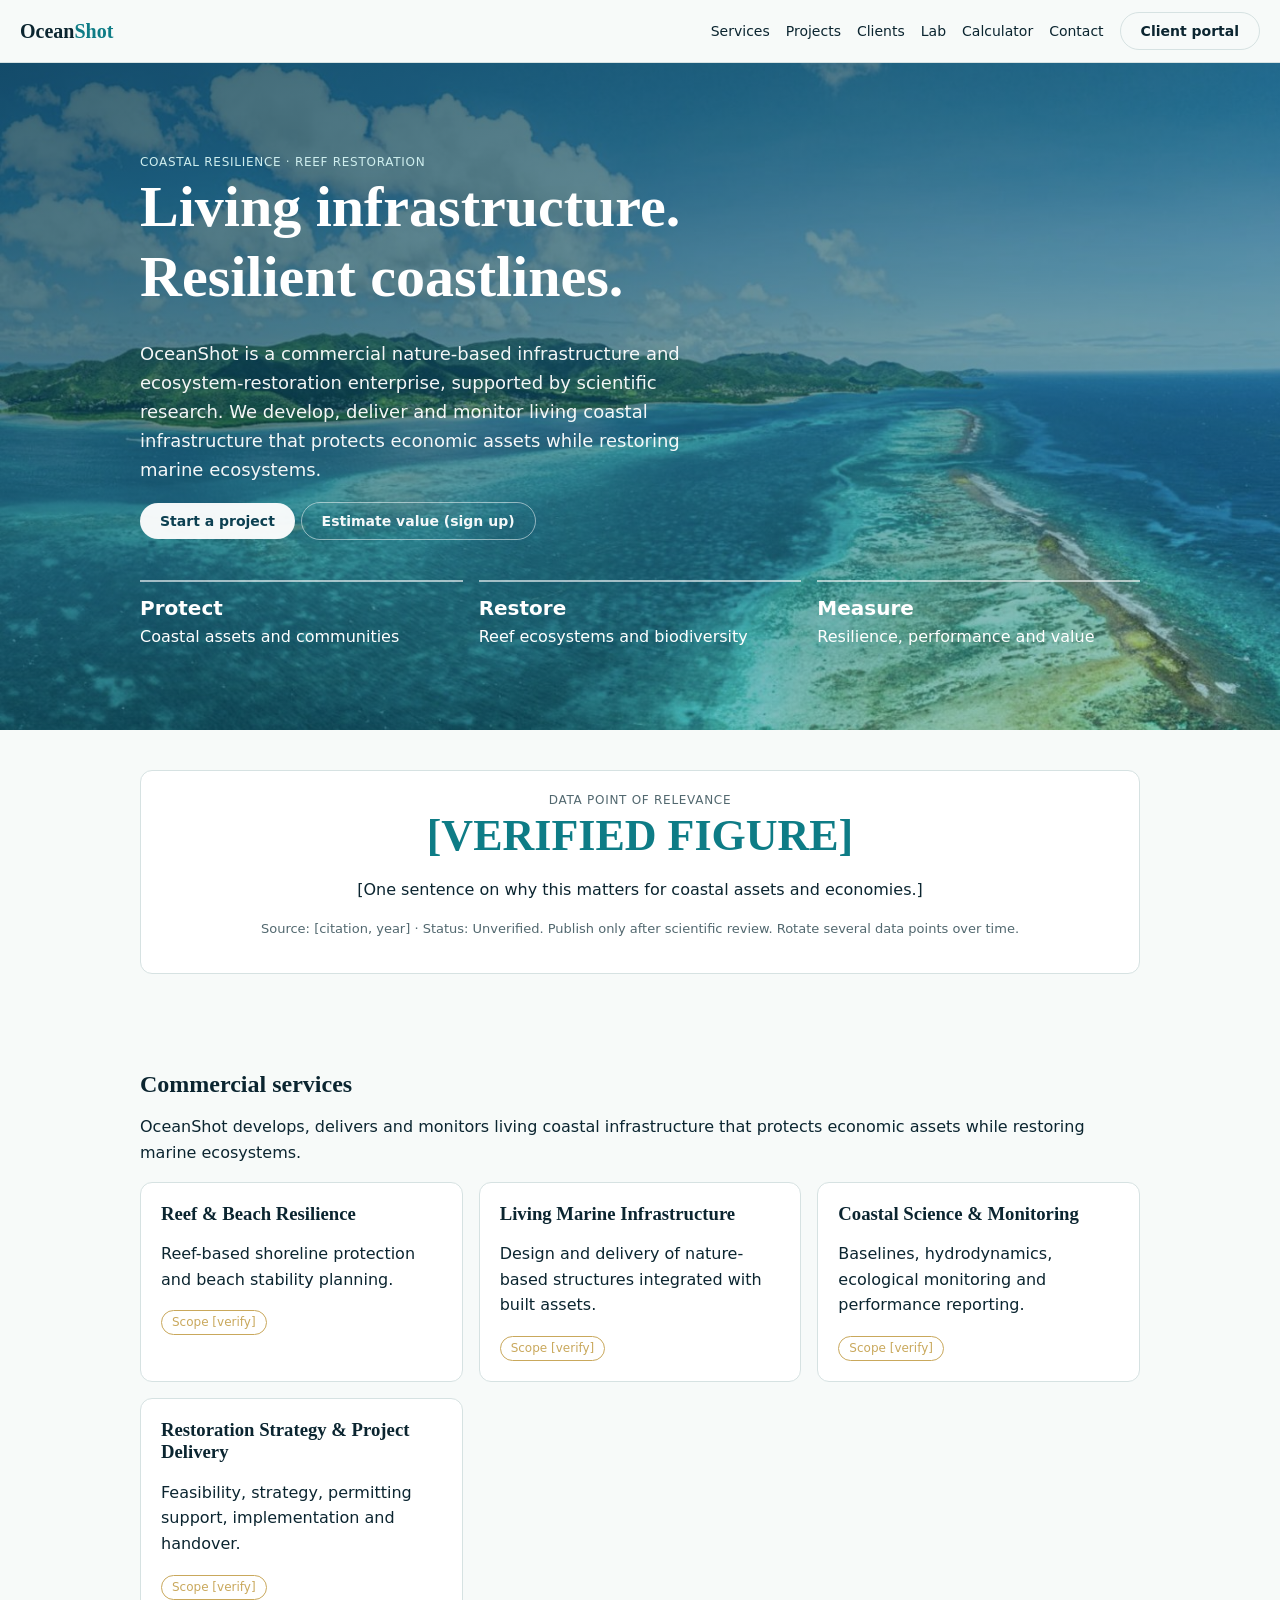
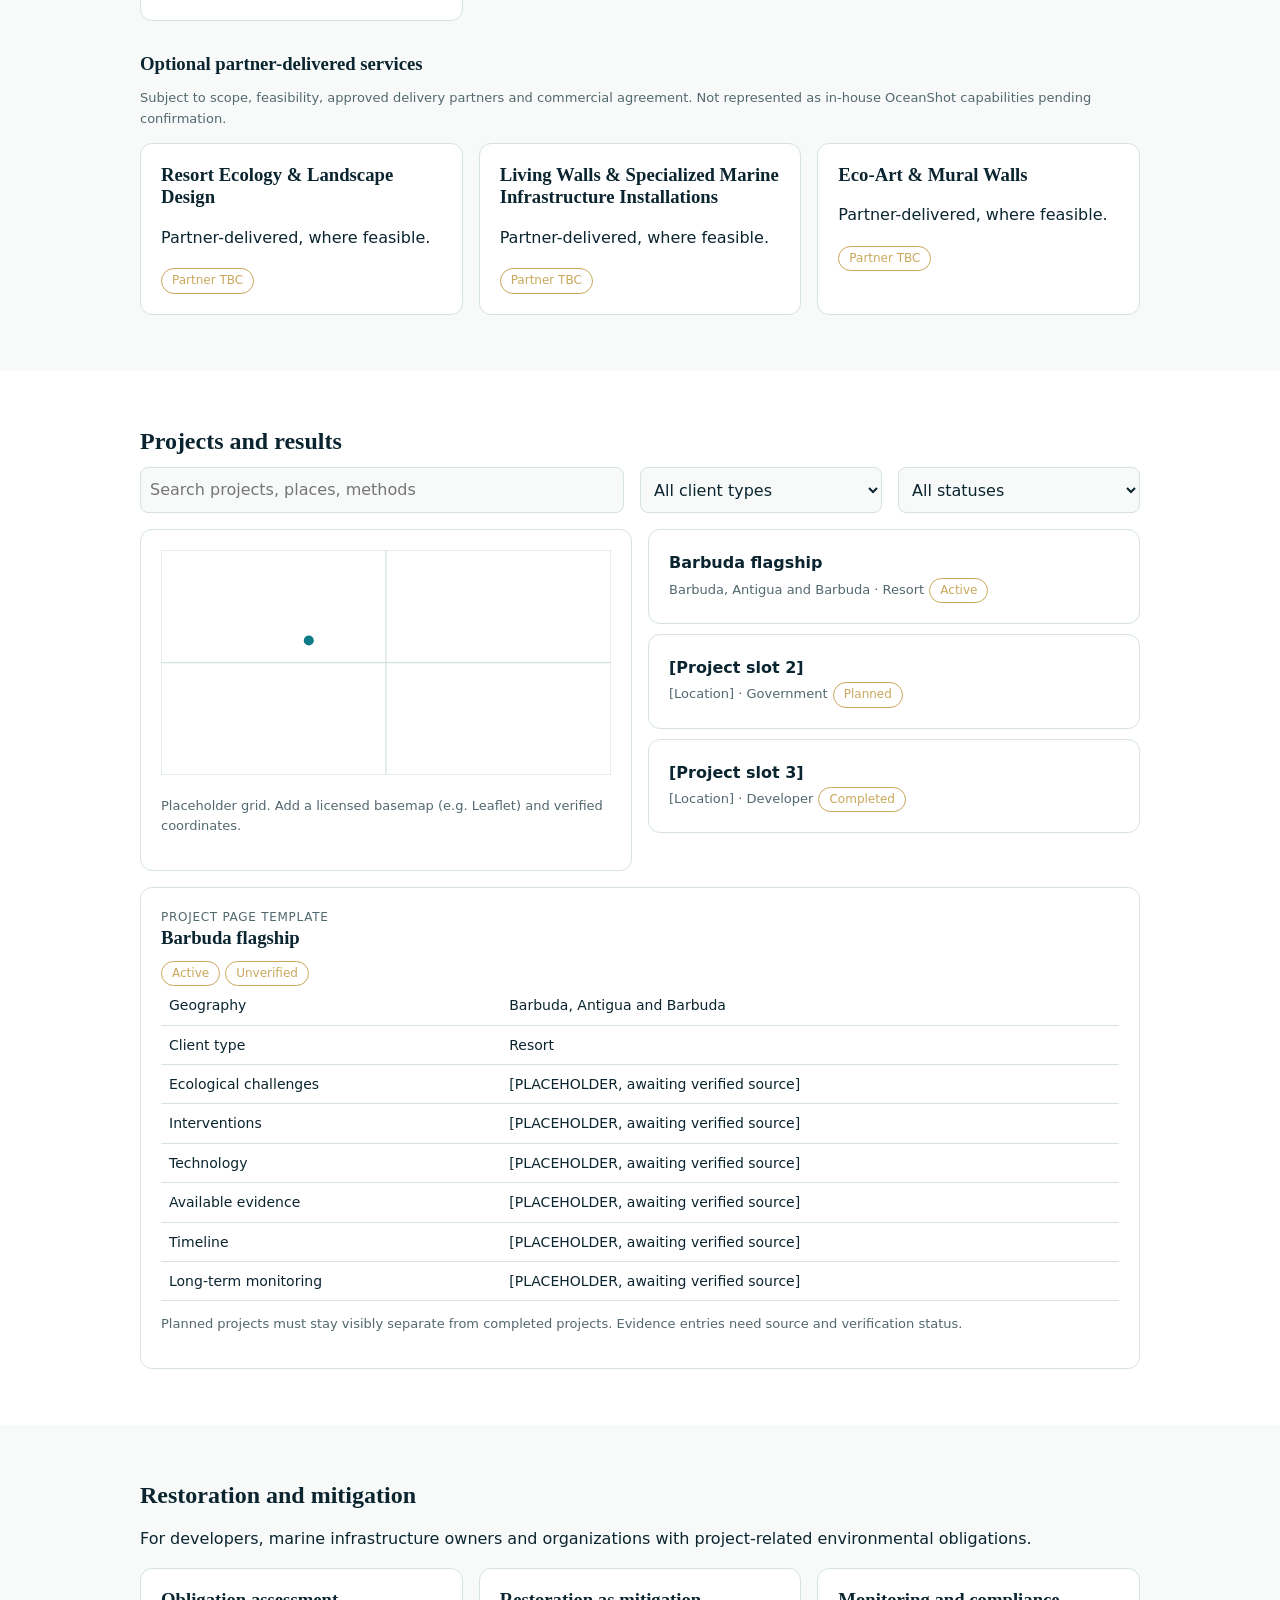
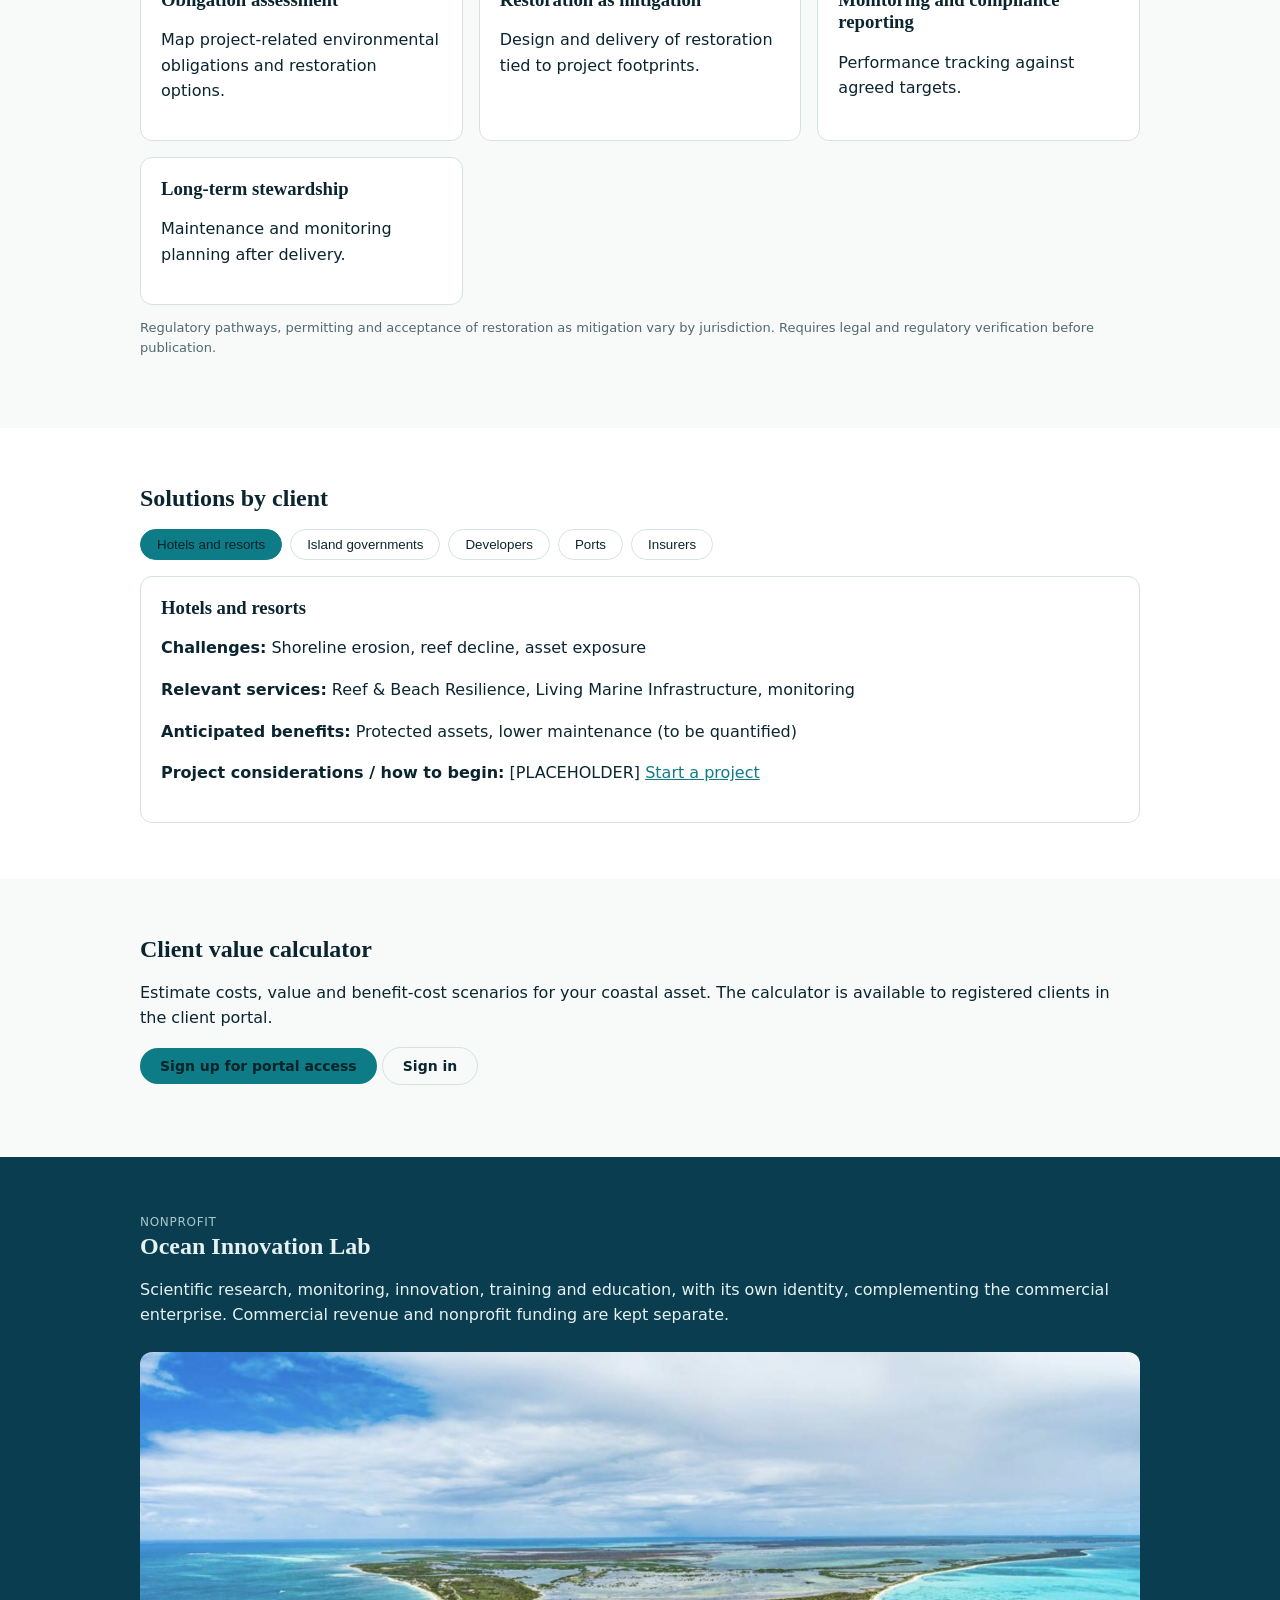
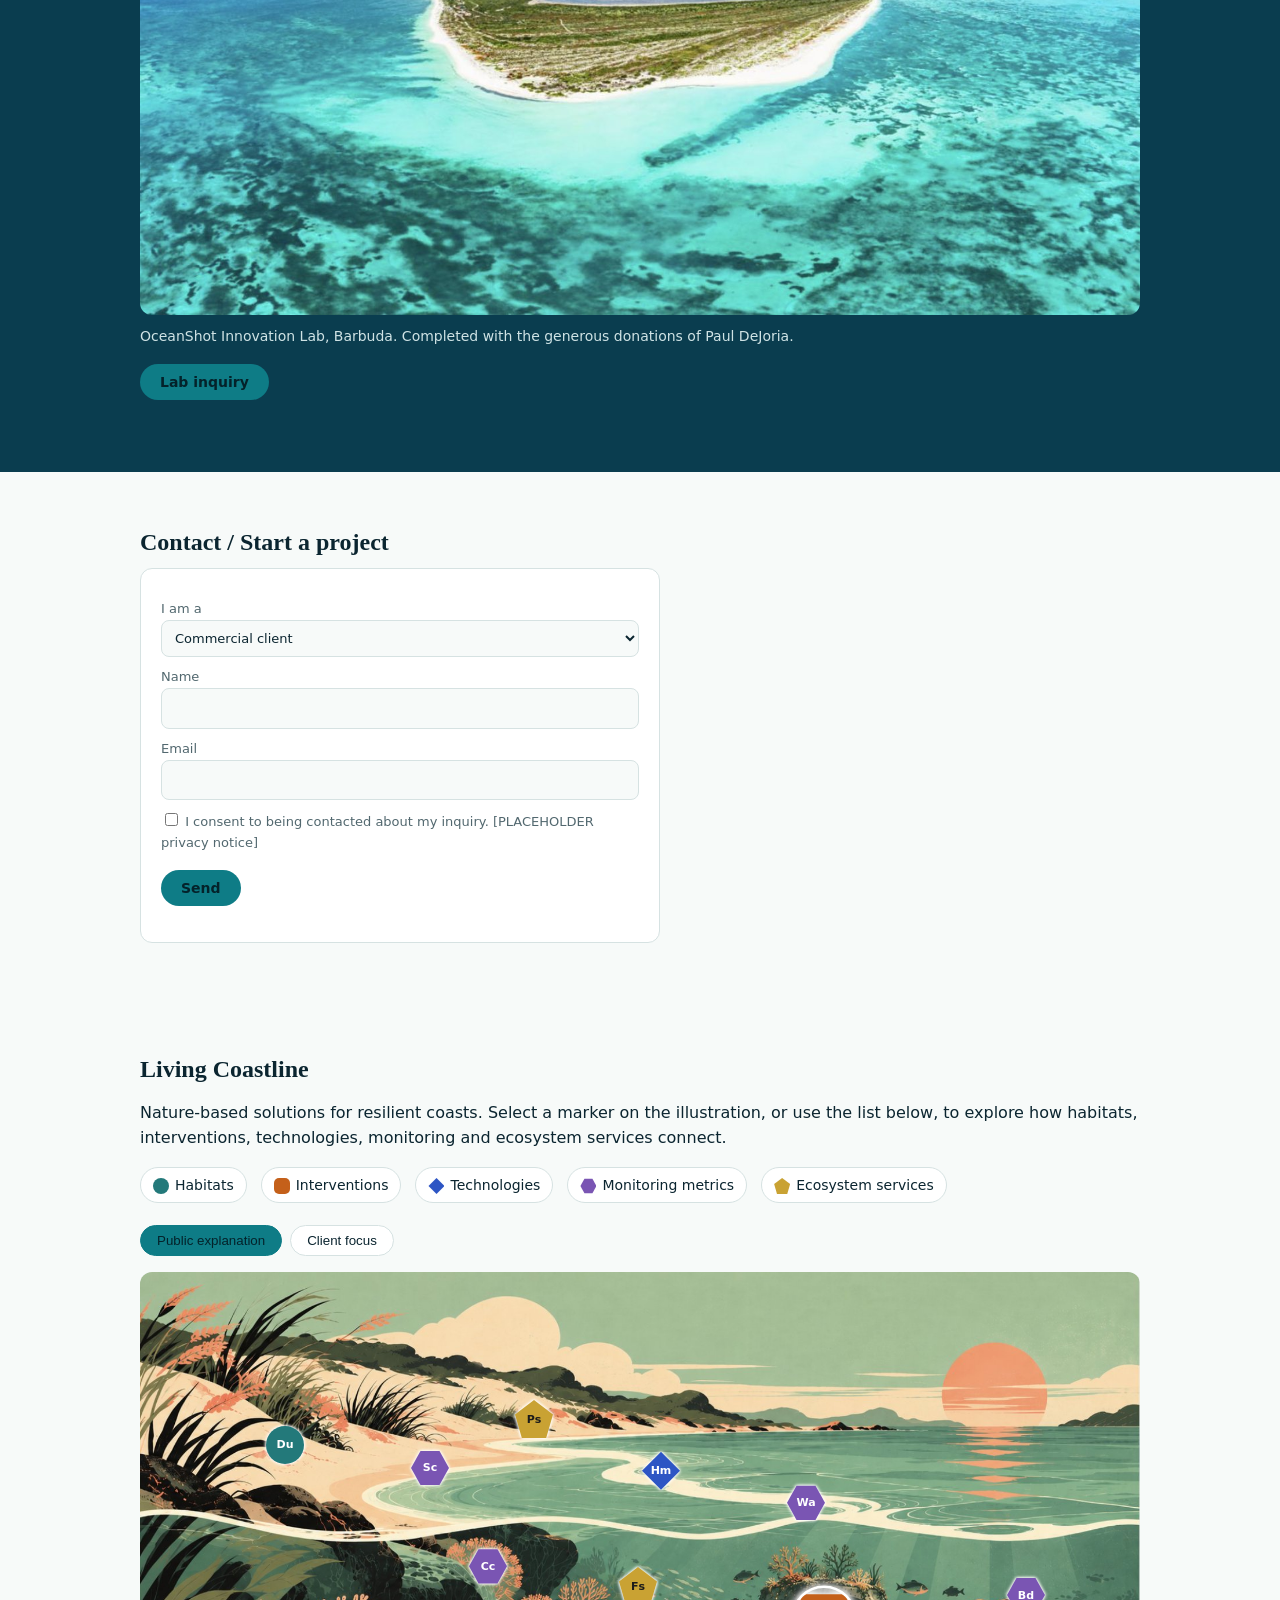
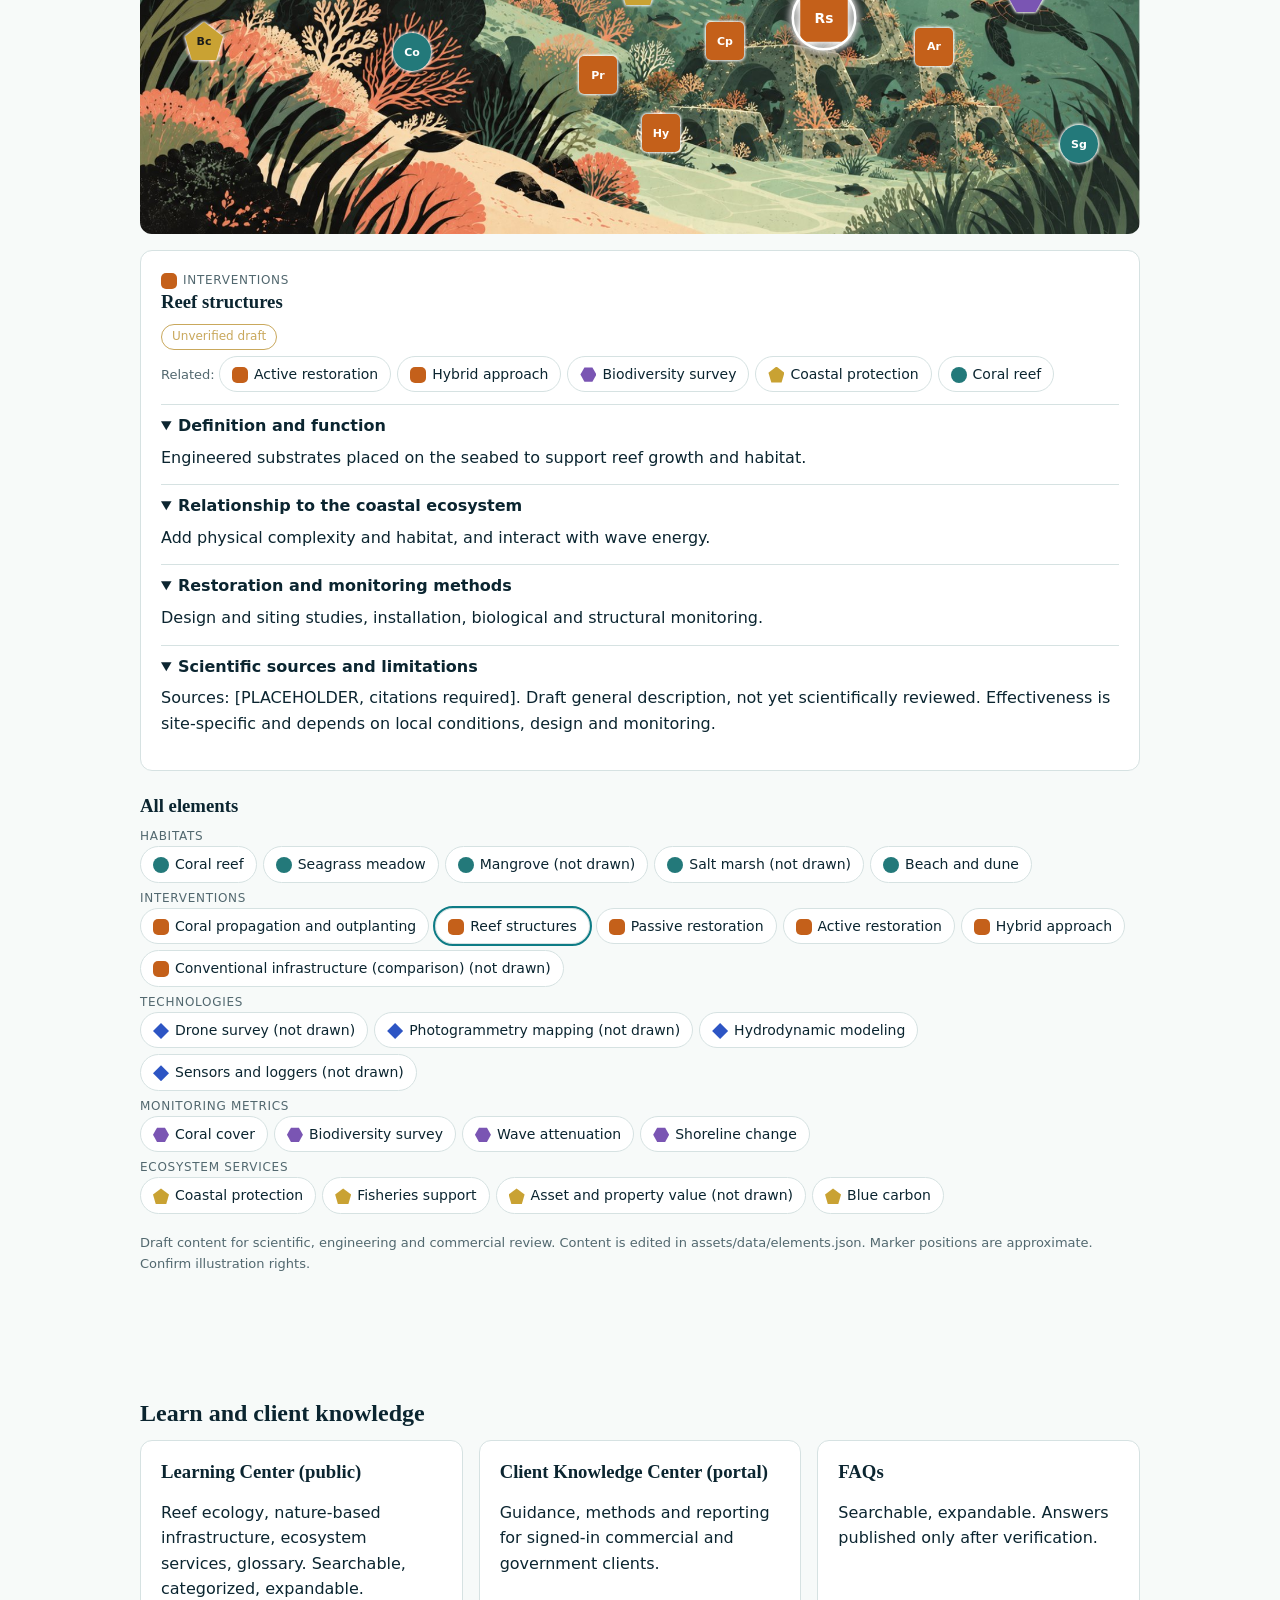
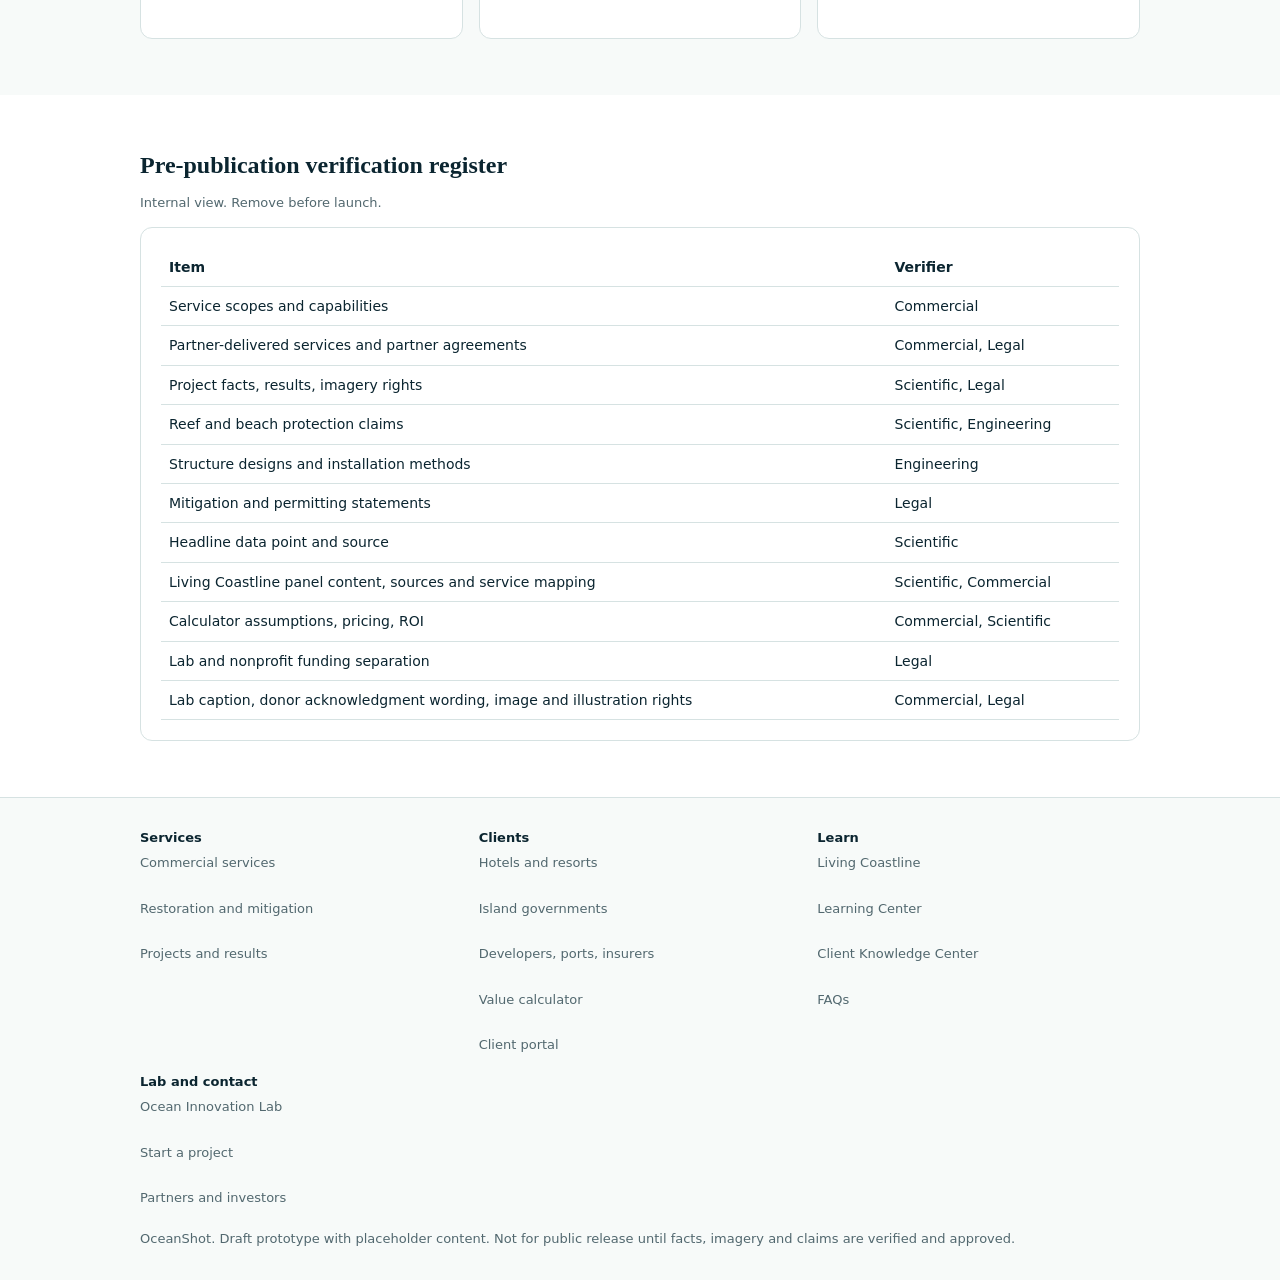
<file: index.html>
<!DOCTYPE html>
<html lang="en"><head><meta charset="utf-8">
<meta name="viewport" content="width=device-width, initial-scale=1, viewport-fit=cover">
<title>OceanShot | Living infrastructure. Resilient coastlines.</title>
<meta name="description" content="OceanShot develops, delivers and monitors living coastal infrastructure that protects economic assets while restoring marine ecosystems.">
<meta property="og:title" content="OceanShot">
<meta property="og:description" content="Commercial nature-based infrastructure and ecosystem restoration, supported by scientific research.">
<meta property="og:image" content="assets/img/hero.jpg">
<link rel="stylesheet" href="assets/css/styles.css">
<script src="assets/js/main.js" defer></script>
</head><body>
<header><div class="logo">Ocean<span>Shot</span></div>
<nav><a href="#solutions" data-s>Services</a><a href="#projects" data-s>Projects</a><a href="#clients" data-s>Clients</a><a href="#lab" data-s>Lab</a><a href="#" id="navcalc">Calculator</a><a href="#contact" data-s>Contact</a></nav>
<button class="btn o" id="pbtn">Client portal</button></header>

<main id="site">
<div class="hero"><div class="wrap">
<div class="tag" style="color:#cfeeee">Coastal resilience · Reef restoration</div>
<h1>Living infrastructure. Resilient coastlines.</h1>
<p>OceanShot is a commercial nature-based infrastructure and ecosystem-restoration enterprise, supported by scientific research. We develop, deliver and monitor living coastal infrastructure that protects economic assets while restoring marine ecosystems.</p>
<p><a class="btn" href="#contact">Start a project</a> <button class="btn o" id="signup0">Estimate value (sign up)</button></p>
<div class="pmr"><div><b>Protect</b>Coastal assets and communities</div><div><b>Restore</b>Reef ecosystems and biodiversity</div><div><b>Measure</b>Resilience, performance and value</div></div>
</div></div>

<section id="datapoint" style="padding:40px 0"><div class="wrap"><div class="card" style="text-align:center"><div class="tag">Data point of relevance</div>
<div class="out" style="font-size:44px">[VERIFIED FIGURE]</div>
<p>[One sentence on why this matters for coastal assets and economies.]</p>
<p class="note">Source: [citation, year] · Status: Unverified. Publish only after scientific review. Rotate several data points over time.</p></div></div></section>

<section id="solutions"><div class="wrap"><h2>Commercial services</h2>
<p>OceanShot develops, delivers and monitors living coastal infrastructure that protects economic assets while restoring marine ecosystems.</p>
<div class="grid" id="svc"></div>
<h3 style="margin-top:32px">Optional partner-delivered services</h3>
<p class="note">Subject to scope, feasibility, approved delivery partners and commercial agreement. Not represented as in-house OceanShot capabilities pending confirmation.</p>
<div class="grid" id="opt"></div></div></section>

<section id="projects" style="background:var(--surf)"><div class="wrap"><h2>Projects and results</h2>
<div class="grid" style="grid-template-columns:2fr 1fr 1fr"><input id="q" placeholder="Search projects, places, methods"><select id="fc"><option value="">All client types</option><option>Resort</option><option>Government</option><option>Developer</option><option>Port</option><option>Insurer</option></select><select id="fs"><option value="">All statuses</option><option>Completed</option><option>Active</option><option>Planned</option></select></div>
<div class="grid" style="margin-top:16px;grid-template-columns:1fr 1fr"><div class="card"><svg id="map" viewBox="0 0 360 180" width="100%" role="img" aria-label="Project map"><rect width="360" height="180" fill="none" stroke="var(--line)"/><line x1="0" y1="90" x2="360" y2="90" stroke="var(--line)"/><line x1="180" y1="0" x2="180" y2="180" stroke="var(--line)"/></svg><p class="note">Placeholder grid. Add a licensed basemap (e.g. Leaflet) and verified coordinates.</p></div><div><div id="plist"></div></div></div>
<div class="card" id="pp" style="margin-top:16px"></div></div></section>

<section id="mitigation"><div class="wrap"><h2>Restoration and mitigation</h2>
<p>For developers, marine infrastructure owners and organizations with project-related environmental obligations.</p>
<div class="grid" id="mit"></div>
<p class="note">Regulatory pathways, permitting and acceptance of restoration as mitigation vary by jurisdiction. Requires legal and regulatory verification before publication.</p></div></section>

<section id="clients" style="background:var(--surf)"><div class="wrap"><h2>Solutions by client</h2><div class="ptabs" id="ctabs"></div><div class="card" id="cpane"></div></div></section>

<section id="calc"><div class="wrap"><h2>Client value calculator</h2>
<p>Estimate costs, value and benefit-cost scenarios for your coastal asset. The calculator is available to registered clients in the client portal.</p>
<p><button class="btn" id="signup1">Sign up for portal access</button> <button class="btn o" id="signin1">Sign in</button></p></div></section>

<section id="lab" class="lab"><div class="wrap"><div class="tag">Nonprofit</div><h2>Ocean Innovation Lab</h2>
<p>Scientific research, monitoring, innovation, training and education, with its own identity, complementing the commercial enterprise. Commercial revenue and nonprofit funding are kept separate.</p>
<figure><img src="assets/img/barbuda.jpg" alt="Aerial view of the Barbuda coastline, white sand beach and turquoise reef lagoon" loading="lazy"><figcaption>OceanShot Innovation Lab, Barbuda. Completed with the generous donations of Paul DeJoria.</figcaption></figure>
<p><a class="btn" href="#contact">Lab inquiry</a></p></div></section>

<section id="contact"><div class="wrap"><h2>Contact / Start a project</h2>
<div class="card" style="max-width:520px"><label>I am a<select><option>Commercial client</option><option>Government</option><option>Investor</option><option>Scientific collaborator</option><option>Educator</option><option>Other</option></select></label>
<label>Name<input></label><label>Email<input type="email"></label>
<label><input type="checkbox" style="width:auto"> I consent to being contacted about my inquiry. [PLACEHOLDER privacy notice]</label>
<p><button class="btn" onclick="this.textContent='Prototype: form not connected'">Send</button></p></div></div></section>
</main>

<main id="portal"><div class="wrap">
<div id="login" class="card" style="max-width:420px"><h2 id="lt">Client portal</h2>
<p class="note">Prototype. No real authentication. Connect a secure identity provider before any client data is used.</p>
<div id="sf" style="display:none"><label>Name<input></label><label>Organization and client type<input placeholder="e.g. resort, government, developer"></label></div><label>Email<input id="em" type="email" placeholder="client@example.com"></label>
<label>Password<input type="password"></label>
<p><button class="btn" id="go">Sign in (demo)</button> <a href="#" id="tog" class="note">New client? Request access</a> <button class="btn o" id="back">Back to site</button></p></div>
<div id="dash" style="display:none">
<h2>Welcome, <span id="who">client</span></h2><p class="note">Sample data. All values are placeholders.</p>
<div class="ptabs"><button class="on" data-p="p1">Overview</button><button data-p="p2">Documents</button><button data-p="p3">Calculator</button><button data-p="p4">Messages</button><button id="out">Sign out</button></div>
<div class="pane on" id="p1"><div class="grid">
<div class="card"><div class="tag">Project</div><h3>[Project name]</h3><span class="pill">Status: Planned</span></div>
<div class="card"><div class="tag">Phase progress</div><div class="bar"><i style="width:25%"></i></div><p class="note">Intake, diagnostic, proposal, delivery, monitoring</p></div>
<div class="card"><div class="tag">Next step</div><p>[PLACEHOLDER]</p></div></div></div>
<div class="pane" id="p2"><div class="card"><table><tr><th>Document</th><th>Status</th></tr><tr><td>Client assessment questionnaire</td><td>Template</td></tr><tr><td>Coastal resilience diagnostic</td><td>Template</td></tr><tr><td>Commercial proposal</td><td>Template</td></tr><tr><td>Client ROI summary</td><td>Template</td></tr></table></div></div>
<div class="pane" id="p3"><p class="note">Illustrative only. All defaults below are placeholder assumptions, not OceanShot pricing, ecological performance, or projected returns. Replace with verified inputs before any client use.</p>
<div class="grid"><div class="card">
<label>Client type<select id="ctype"><option>Hotel or resort</option><option>Government</option><option>Developer</option><option>Port</option><option>Insurer</option></select></label>
<label>Annual damage and maintenance cost (USD)<input id="dmg" type="number" value="100000"></label>
<label>Project cost (USD) [placeholder]<input id="cost" type="number" value="500000"></label>
<label>Annual monitoring cost (USD) [placeholder]<input id="mon" type="number" value="20000"></label>
<label>Assumed annual loss reduction, % [placeholder]<input id="red" type="number" value="30"></label>
<label>Discount rate, %<input id="dr" type="number" value="5"></label>
<label>Scenario<select id="scen"><option value="0.5">Conservative</option><option value="1" selected>Base case</option><option value="1.5">Optimistic</option></select></label>
</div><div class="card"><table id="res"></table><p class="note">Projection, not observed outcome. Sources of uncertainty: reef recovery rate, storm frequency, cost data, discount rate.</p></div></div></div></div>
<div class="pane" id="p4"><div class="card"><p>Secure messaging with the OceanShot team. [Not connected]</p></div></div>
</div></main>

<section id="table"><div class="wrap"><h2>Living Coastline</h2>
<p>Nature-based solutions for resilient coasts. Select a marker on the illustration, or use the list below, to explore how habitats, interventions, technologies, monitoring and ecosystem services connect.</p>
<div class="lg2" id="lg" role="group" aria-label="Filter by category"></div>
<div class="ptabs" id="md" role="group" aria-label="Information view"><button class="on" data-m="public" aria-pressed="true">Public explanation</button><button data-m="client" aria-pressed="false">Client focus</button></div>
<div class="sw"><div class="sc2" id="scn"><img src="assets/img/living-coastline.jpg" alt="Stylized illustration of a coastline cross-section: dunes and beach above the waterline, and below it corals, seagrass, an artificial reef structure, fish and a sea turtle."></div></div>
<div id="td" class="card" aria-live="polite"></div>
<h3 style="margin-top:24px">All elements</h3><div id="el"></div>
<p class="note">Draft content for scientific, engineering and commercial review. Content is edited in assets/data/elements.json. Marker positions are approximate. Confirm illustration rights.</p></div></section>
<section id="learn"><div class="wrap"><h2>Learn and client knowledge</h2><div class="grid">
<div class="card"><h3>Learning Center (public)</h3><p>Reef ecology, nature-based infrastructure, ecosystem services, glossary. Searchable, categorized, expandable.</p></div>
<div class="card"><h3>Client Knowledge Center (portal)</h3><p>Guidance, methods and reporting for signed-in commercial and government clients.</p></div>
<div class="card"><h3>FAQs</h3><p>Searchable, expandable. Answers published only after verification.</p></div></div></div></section>
<section id="reg" style="background:var(--surf)"><div class="wrap"><h2>Pre-publication verification register</h2><p class="note">Internal view. Remove before launch.</p><div class="card"><table id="vr"></table></div></div></section>
<footer><div class="wrap"><div class="grid" style="margin-bottom:20px">
<div><b>Services</b><br><a href="#solutions" data-s>Commercial services</a><br><a href="#mitigation" data-s>Restoration and mitigation</a><br><a href="#projects" data-s>Projects and results</a></div>
<div><b>Clients</b><br><a href="#clients" data-s>Hotels and resorts</a><br><a href="#clients" data-s>Island governments</a><br><a href="#clients" data-s>Developers, ports, insurers</a><br><a href="#" id="fcalc">Value calculator</a><br><a href="#" id="fport">Client portal</a></div>
<div><b>Learn</b><br><a href="#table" data-s>Living Coastline</a><br><a href="#learn" data-s>Learning Center</a><br><a href="#learn" data-s>Client Knowledge Center</a><br><a href="#learn" data-s>FAQs</a></div>
<div><b>Lab and contact</b><br><a href="#lab" data-s>Ocean Innovation Lab</a><br><a href="#contact" data-s>Start a project</a><br><a href="#contact" data-s>Partners and investors</a></div></div>
OceanShot. Draft prototype with placeholder content. Not for public release until facts, imagery and claims are verified and approved.</div></footer>
</body></html>
</file>
<file: assets/css/styles.css>
:root{--bg:#f7faf9;--surf:#fff;--ink:#0b2530;--mute:#52686f;--line:#d6e2e2;--teal:#0e7c86;--deep:#0a3d4f;--sand:#c9a85c;--ok:#1d7a4d;box-sizing:border-box;padding-top:env(safe-area-inset-top,0px);padding-bottom:env(safe-area-inset-bottom,0px)}
@media (prefers-color-scheme:dark){:root:not([data-theme="light"]){--bg:#071a21;--surf:#0d2630;--ink:#e6f1f1;--mute:#93aeb3;--line:#1d3f4a;--teal:#3fc1c9;--deep:#0a3d4f;--sand:#d9bb70;--ok:#5fd19a}}
:root[data-theme="dark"]{--bg:#071a21;--surf:#0d2630;--ink:#e6f1f1;--mute:#93aeb3;--line:#1d3f4a;--teal:#3fc1c9;--deep:#0a3d4f;--sand:#d9bb70;--ok:#5fd19a}
*{box-sizing:border-box}html{scroll-padding-top:70px}
body{margin:0;background:var(--bg);color:var(--ink);font:16px/1.6 system-ui,-apple-system,"Segoe UI",sans-serif}
h1,h2,h3{font-family:Georgia,"Times New Roman",serif;line-height:1.2;margin:0 0 .5em}
a{color:var(--teal)}
header{position:sticky;top:0;z-index:5;background:var(--bg);border-bottom:1px solid var(--line);display:flex;align-items:center;gap:16px;padding:12px 20px;flex-wrap:wrap}
.logo{font:700 20px Georgia,serif;margin-right:auto}.logo span{color:var(--teal)}
nav{display:flex;gap:16px;flex-wrap:wrap;font-size:14px}nav a{text-decoration:none;color:var(--ink)}
.btn{background:var(--teal);color:#04222a;border:0;border-radius:999px;padding:10px 20px;font:600 14px system-ui;cursor:pointer;text-decoration:none;display:inline-block}
.btn.o{background:none;color:var(--ink);border:1px solid var(--line)}
.wrap{max-width:1040px;margin:0 auto;padding:0 20px}
.hero{background:linear-gradient(160deg,rgba(10,61,79,.8),rgba(14,124,134,.35)),url(../img/hero.jpg) center/cover no-repeat #0a3d4f;color:#fff;padding:90px 0 80px}
.hero h1{font-size:clamp(34px,6vw,58px);max-width:700px}.hero p{max-width:600px;font-size:18px;opacity:.95}
.hero .btn{background:#fff;color:#0a3d4f}.hero .btn.o{background:none;color:#fff;border-color:#ffffff88}
.pmr{display:grid;grid-template-columns:repeat(auto-fit,minmax(200px,1fr));gap:16px;margin-top:40px}
.pmr div{border-top:2px solid #ffffff99;padding-top:10px}.pmr b{font-size:20px;display:block}
section{padding:56px 0}
.grid{display:grid;grid-template-columns:repeat(auto-fit,minmax(240px,1fr));gap:16px}
.card{background:var(--surf);border:1px solid var(--line);border-radius:12px;padding:20px}
.tag{font-size:12px;letter-spacing:.06em;text-transform:uppercase;color:var(--mute)}
.pill{display:inline-block;font-size:12px;border:1px solid var(--sand);color:var(--sand);border-radius:999px;padding:2px 10px}
.note{font-size:13px;color:var(--mute)}
label{display:block;font-size:13px;color:var(--mute);margin-top:10px}
input,select{width:100%;padding:9px;border:1px solid var(--line);border-radius:8px;background:var(--bg);color:var(--ink);font:inherit}
table{width:100%;border-collapse:collapse;font-size:14px}td,th{padding:8px;border-bottom:1px solid var(--line);text-align:left}
.out{font:700 26px Georgia,serif;color:var(--teal)}
.lab{background:var(--deep);color:#e6f1f1}.lab .tag,.lab .note{color:#a9c8cc}
footer a{display:block;text-decoration:none;color:var(--mute);margin-top:4px}footer b{color:var(--ink)}footer{border-top:1px solid var(--line);padding:30px 0;font-size:13px;color:var(--mute)}
#portal{display:none;padding:32px 0}
.ptabs{display:flex;gap:8px;flex-wrap:wrap;margin:16px 0}.ptabs button{border:1px solid var(--line);background:var(--surf);color:var(--ink);border-radius:999px;padding:7px 16px;cursor:pointer}
.ptabs button.on{background:var(--teal);color:#04222a;border-color:var(--teal)}
.pane{display:none}.pane.on{display:block}
.bar{height:8px;background:var(--line);border-radius:4px}.bar i{display:block;height:100%;width:0;background:var(--teal);border-radius:4px}
.tb{display:grid;grid-template-columns:repeat(auto-fill,minmax(92px,1fr));gap:8px;margin:16px 0}
.tl{background:var(--surf);border:1px solid var(--line);border-top:4px solid var(--c);border-radius:8px;padding:8px;cursor:pointer;text-align:left;color:var(--ink);font:inherit;min-height:88px}
.tl small{color:var(--mute);font-size:11px}.tl b{font:700 24px Georgia,serif;display:block}.tl span{font-size:12px;line-height:1.2;display:block}
.tl:focus-visible,.tl.on{outline:2px solid var(--teal)}.tl.dim{opacity:.25}
.lg{display:flex;gap:8px;flex-wrap:wrap}.lg button{border:1px solid var(--line);border-left:6px solid var(--c);background:var(--surf);color:var(--ink);padding:5px 12px;border-radius:6px;cursor:pointer}.lg button.on{outline:2px solid var(--teal)}
#sc{display:block;border:1px solid var(--line);border-radius:12px;margin:16px 0}#sc [data-i]{cursor:pointer}#sc .dim{opacity:.2}#sc .on{filter:drop-shadow(0 0 4px #fff)}#sc .bd:focus-visible circle{stroke:#000;stroke-width:3}

.lab figure{margin:24px 0 0}.lab img{width:100%;height:auto;border-radius:12px;display:block}.lab figcaption{font-size:14px;margin-top:10px;color:#cfe3e5}
.sw{overflow-x:auto;margin:16px 0}.sw #sc{margin:0}#chips{display:flex;gap:8px;flex-wrap:wrap;margin-bottom:12px}#chips button{border:1px solid var(--line);border-left:6px solid var(--c);background:var(--surf);color:var(--ink);padding:5px 10px;border-radius:6px;cursor:pointer;font:inherit;font-size:13px}#chips button.on{outline:2px solid var(--teal)}#chips .dim{opacity:.3}

.sc2{position:relative;min-width:900px}.sc2 img{width:100%;height:auto;display:block;border-radius:12px}
.hs{position:absolute;width:3.8%;min-width:30px;aspect-ratio:1;transform:translate(-50%,-50%);filter:drop-shadow(0 0 1.5px #fff) drop-shadow(0 0 1.5px #fff)}
.hs button{width:100%;height:100%;border:0;padding:0;background:var(--c);color:var(--k,#fff);font:700 11px system-ui;cursor:pointer;display:block}
.hs.on,.hs:focus-within{z-index:3;filter:drop-shadow(0 0 3px #fff) drop-shadow(0 0 3px #fff) drop-shadow(0 0 5px #000)}.hs.on{transform:translate(-50%,-50%) scale(1.25)}
.hs button:focus-visible{outline:none}.hs.dim{opacity:.22}
.hs.ft::after{content:"";position:absolute;inset:-7px;border:2px solid #fff;border-radius:50%;animation:pl 2s ease-out infinite;pointer-events:none}
@keyframes pl{from{transform:scale(.8);opacity:1}to{transform:scale(1.4);opacity:0}}
@media (prefers-reduced-motion:reduce){.hs.ft::after{animation:none}}
.s-circle{border-radius:50%}.s-square{border-radius:5px}.s-diamond{clip-path:polygon(50% 0,100% 50%,50% 100%,0 50%)}.s-hex{clip-path:polygon(25% 5%,75% 5%,100% 50%,75% 95%,25% 95%,0 50%)}.s-pent{clip-path:polygon(50% 0,100% 38%,82% 100%,18% 100%,0 38%)}
.gl{display:inline-block;width:16px;height:16px;background:var(--c);vertical-align:middle;margin-right:6px}
.lg2{display:flex;gap:8px;flex-wrap:wrap;margin:12px 0}.lg2 button,.chip{border:1px solid var(--line);background:var(--surf);color:var(--ink);padding:6px 12px;border-radius:999px;cursor:pointer;font:inherit;font-size:14px;margin:0 6px 6px 0}.lg2 button[aria-pressed=true],.chip.on{outline:2px solid var(--teal)}.chip.dim{opacity:.3}
#td details{border-top:1px solid var(--line);padding:8px 0}#td summary{cursor:pointer;font-weight:600}#td p{margin:6px 0}
</file>
